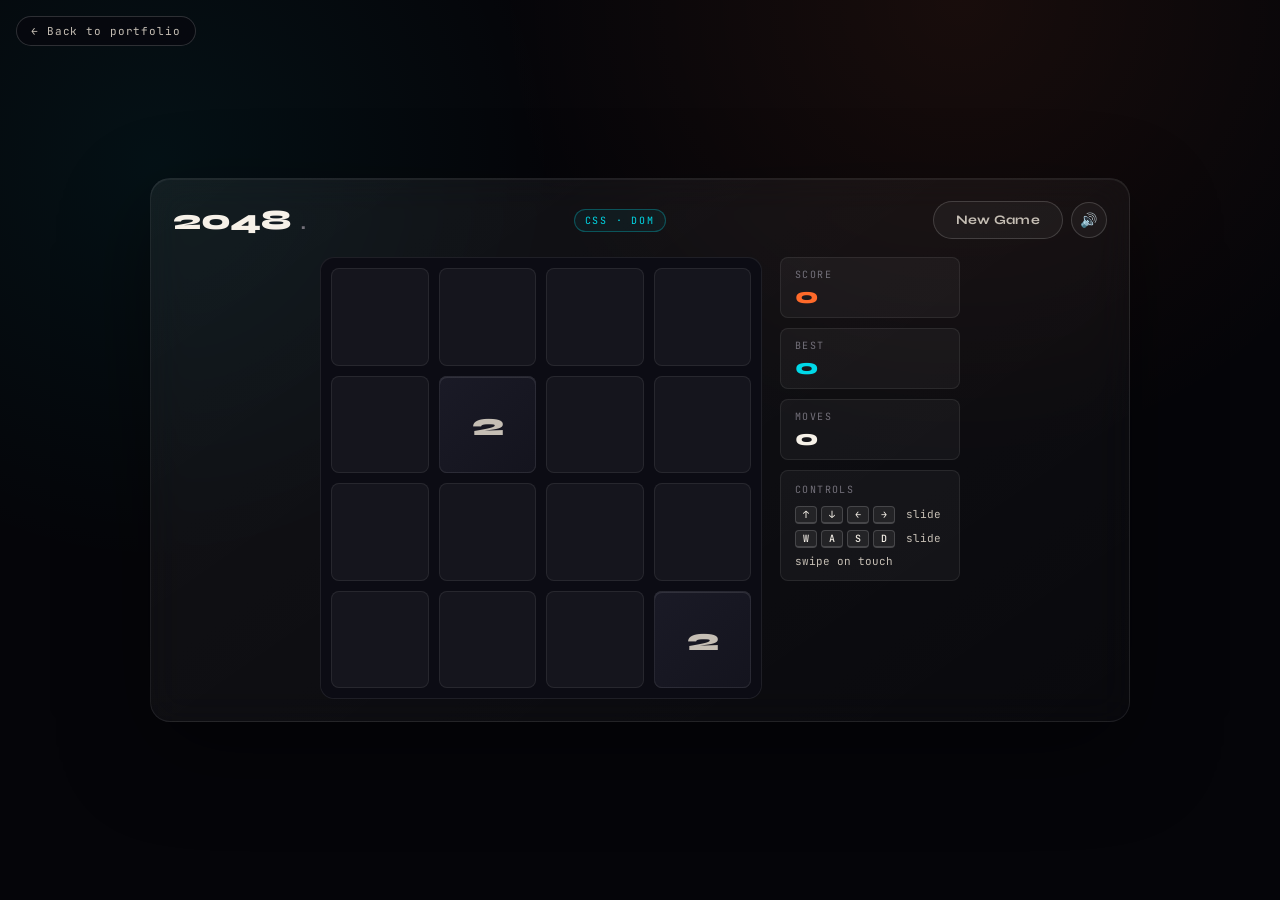
<file: projects/2048/index.html>
<!DOCTYPE html>
<html lang="en">
<head>
<meta charset="UTF-8" />
<meta name="viewport" content="width=device-width, initial-scale=1.0" />
<title>2048 — Dev Arcade</title>
<link rel="stylesheet" href="../_shared/arcade.css" />
<link rel="stylesheet" href="style.css" />
</head>
<body>
  <div class="arcade-app">
    <div class="arcade-header">
      <div class="arcade-title">2048<span class="dim">.</span></div>
      <span class="arcade-kicker">CSS · DOM</span>
      <div class="arcade-actions" id="actions">
        <button class="btn btn-ghost" id="newGame">New Game</button>
      </div>
    </div>

    <div class="arcade-flex">
      <div class="arcade-stage" id="stage">
        <div class="board" id="board">
          <div class="bg-grid" id="bgGrid"></div>
          <div class="tiles"  id="tiles"></div>
        </div>

        <div class="overlay hidden" id="overlay">
          <div class="overlay-card">
            <h2 id="ovTitle">You won!</h2>
            <span class="new-best hidden" id="newBest">New Best</span>
            <div class="overlay-stats">
              <div><span class="lbl">Score</span><span class="val" id="ovScore">0</span></div>
              <div><span class="lbl">Best</span><span class="val" id="ovBest">0</span></div>
              <div><span class="lbl">Moves</span><span class="val" id="ovMoves">0</span></div>
            </div>
            <button class="btn btn-primary" id="continueBtn">Keep playing</button>
            <button class="btn btn-ghost" id="restartBtn">New game</button>
          </div>
        </div>
      </div>

      <aside class="arcade-panel">
        <div class="stat-box"><div class="stat-label">Score</div><div class="stat-value or" id="score">0</div></div>
        <div class="stat-box"><div class="stat-label">Best</div><div class="stat-value cy" id="best">0</div></div>
        <div class="stat-box"><div class="stat-label">Moves</div><div class="stat-value" id="moves">0</div></div>
        <div class="controls-list">
          <div class="controls-list-title">Controls</div>
          <div><span class="kbd">↑</span><span class="kbd">↓</span><span class="kbd">←</span><span class="kbd">→</span> slide</div>
          <div><span class="kbd">W</span><span class="kbd">A</span><span class="kbd">S</span><span class="kbd">D</span> slide</div>
          <div>swipe on touch</div>
        </div>
      </aside>
    </div>
  </div>

  <script src="../_shared/arcade.js"></script>
  <script src="game.js"></script>
</body>
</html>
</file>
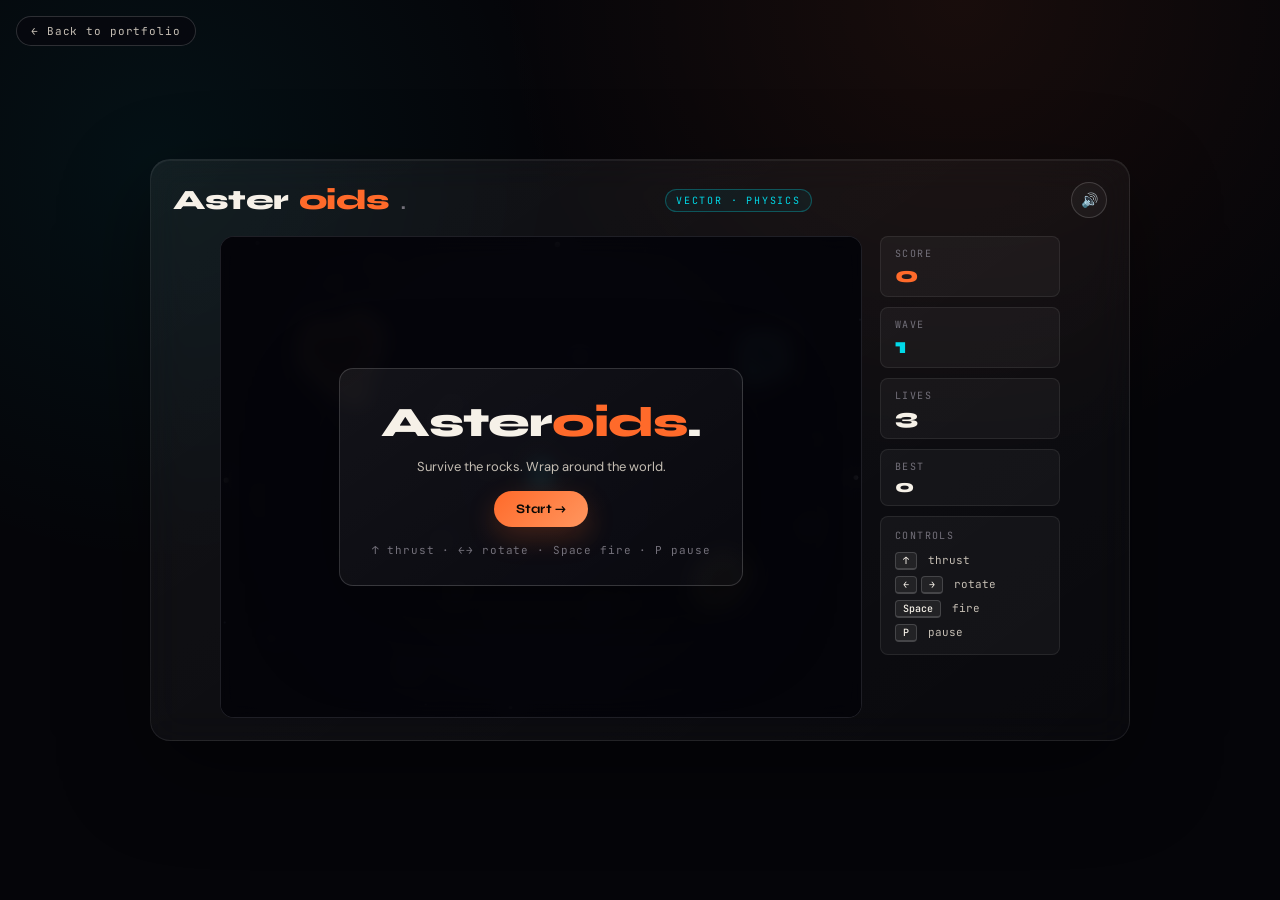
<file: projects/asteroids/index.html>
<!DOCTYPE html>
<html lang="en">
<head>
<meta charset="UTF-8" />
<meta name="viewport" content="width=device-width, initial-scale=1.0" />
<title>Asteroids — Dev Arcade</title>
<link rel="stylesheet" href="../_shared/arcade.css" />
<link rel="stylesheet" href="style.css" />
</head>
<body>
  <div class="arcade-app">
    <div class="arcade-header">
      <div class="arcade-title">Aster<span class="accent">oids</span><span class="dim">.</span></div>
      <span class="arcade-kicker">Vector · Physics</span>
      <div class="arcade-actions" id="actions"></div>
    </div>

    <div class="arcade-flex">
      <div class="arcade-stage" id="stage">
        <canvas id="game" width="640" height="480"></canvas>

        <div class="overlay" id="menu">
          <div class="overlay-card">
            <h1>Aster<span class="accent">oids</span>.</h1>
            <div class="overlay-sub">Survive the rocks. Wrap around the world.</div>
            <button class="btn btn-primary" id="startBtn">Start →</button>
            <div class="overlay-hint">↑ thrust · ←→ rotate · Space fire · P pause</div>
          </div>
        </div>

        <div class="overlay hidden" id="pause">
          <div class="overlay-card">
            <h2>Paused</h2>
            <button class="btn btn-primary" id="resumeBtn">Resume</button>
            <button class="btn btn-ghost" id="quitBtn">Quit to menu</button>
          </div>
        </div>

        <div class="overlay hidden" id="gameover">
          <div class="overlay-card">
            <h2>Game Over</h2>
            <span class="new-best hidden" id="newBest">New Best</span>
            <div class="overlay-stats">
              <div><span class="lbl">Score</span><span class="val" id="goScore">0</span></div>
              <div><span class="lbl">Wave</span><span class="val" id="goWave">1</span></div>
              <div><span class="lbl">Best</span><span class="val" id="goBest">0</span></div>
            </div>
            <button class="btn btn-primary" id="retryBtn">Play again</button>
            <button class="btn btn-ghost" id="menuBtn">Main menu</button>
          </div>
        </div>
      </div>

      <aside class="arcade-panel">
        <div class="stat-box"><div class="stat-label">Score</div><div class="stat-value or" id="score">0</div></div>
        <div class="stat-box"><div class="stat-label">Wave</div><div class="stat-value cy" id="wave">1</div></div>
        <div class="stat-box"><div class="stat-label">Lives</div><div class="stat-value" id="lives">3</div></div>
        <div class="stat-box"><div class="stat-label">Best</div><div class="stat-value" id="best" style="font-size:18px">0</div></div>
        <div class="controls-list">
          <div class="controls-list-title">Controls</div>
          <div><span class="kbd">↑</span> thrust</div>
          <div><span class="kbd">←</span><span class="kbd">→</span> rotate</div>
          <div><span class="kbd">Space</span> fire</div>
          <div><span class="kbd">P</span> pause</div>
        </div>
      </aside>
    </div>
  </div>

  <script src="../_shared/arcade.js"></script>
  <script src="game.js"></script>
</body>
</html>
</file>
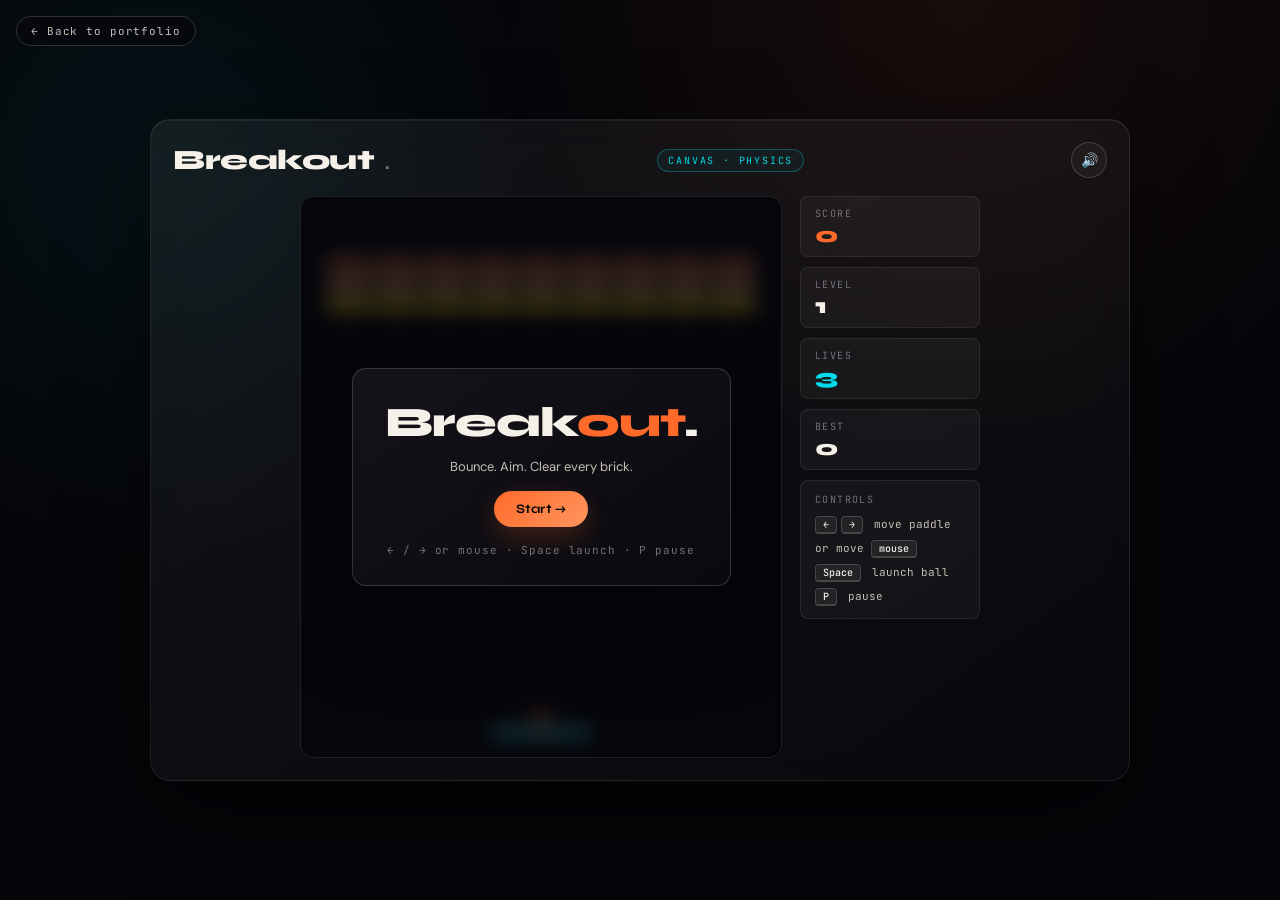
<file: projects/breakout/index.html>
<!DOCTYPE html>
<html lang="en">
<head>
<meta charset="UTF-8" />
<meta name="viewport" content="width=device-width, initial-scale=1.0" />
<title>Breakout — Dev Arcade</title>
<link rel="stylesheet" href="../_shared/arcade.css" />
<link rel="stylesheet" href="style.css" />
</head>
<body>
  <div class="arcade-app">
    <div class="arcade-header">
      <div class="arcade-title">Breakout<span class="dim">.</span></div>
      <span class="arcade-kicker">Canvas · Physics</span>
      <div class="arcade-actions" id="actions"></div>
    </div>

    <div class="arcade-flex">
      <div class="arcade-stage" id="stage">
        <canvas id="game" width="480" height="560"></canvas>

        <div class="overlay" id="menu">
          <div class="overlay-card">
            <h1>Break<span class="accent">out</span>.</h1>
            <div class="overlay-sub">Bounce. Aim. Clear every brick.</div>
            <button class="btn btn-primary" id="startBtn">Start →</button>
            <div class="overlay-hint">← / → or mouse · Space launch · P pause</div>
          </div>
        </div>

        <div class="overlay hidden" id="pause">
          <div class="overlay-card">
            <h2>Paused</h2>
            <button class="btn btn-primary" id="resumeBtn">Resume</button>
            <button class="btn btn-ghost" id="quitBtn">Quit to menu</button>
          </div>
        </div>

        <div class="overlay hidden" id="gameover">
          <div class="overlay-card">
            <h2 id="goTitle">Game Over</h2>
            <span class="new-best hidden" id="newBest">New Best</span>
            <div class="overlay-stats">
              <div><span class="lbl">Score</span><span class="val" id="goScore">0</span></div>
              <div><span class="lbl">Level</span><span class="val" id="goLevel">1</span></div>
              <div><span class="lbl">Best</span><span class="val" id="goBest">0</span></div>
            </div>
            <button class="btn btn-primary" id="retryBtn">Play again</button>
            <button class="btn btn-ghost" id="menuBtn">Main menu</button>
          </div>
        </div>
      </div>

      <aside class="arcade-panel">
        <div class="stat-box"><div class="stat-label">Score</div><div class="stat-value or" id="score">0</div></div>
        <div class="stat-box"><div class="stat-label">Level</div><div class="stat-value" id="level">1</div></div>
        <div class="stat-box"><div class="stat-label">Lives</div><div class="stat-value cy" id="lives">3</div></div>
        <div class="stat-box"><div class="stat-label">Best</div><div class="stat-value" id="best">0</div></div>
        <div class="controls-list">
          <div class="controls-list-title">Controls</div>
          <div><span class="kbd">←</span><span class="kbd">→</span> move paddle</div>
          <div>or move <span class="kbd">mouse</span></div>
          <div><span class="kbd">Space</span> launch ball</div>
          <div><span class="kbd">P</span> pause</div>
        </div>
      </aside>
    </div>
  </div>

  <script src="../_shared/arcade.js"></script>
  <script src="game.js"></script>
</body>
</html>
</file>
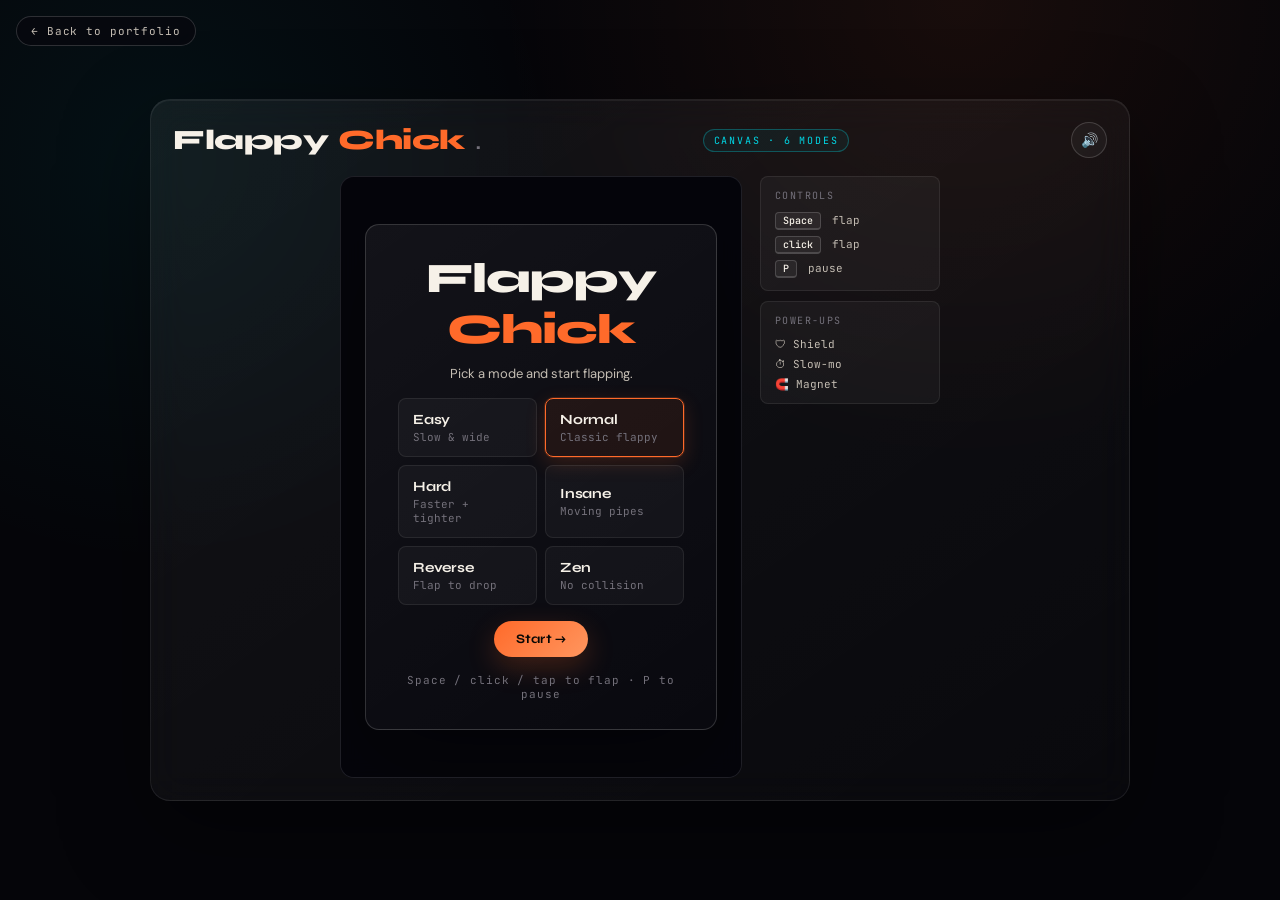
<file: projects/flappy-bird/index.html>
<!DOCTYPE html>
<html lang="en">
<head>
<meta charset="UTF-8" />
<meta name="viewport" content="width=device-width, initial-scale=1.0" />
<title>Flappy Chick — Dev Arcade</title>
<link rel="stylesheet" href="../_shared/arcade.css" />
<link rel="stylesheet" href="style.css" />
</head>
<body>
  <div class="arcade-app">
    <div class="arcade-header">
      <div class="arcade-title">Flappy<span class="accent"> Chick</span><span class="dim">.</span></div>
      <span class="arcade-kicker">Canvas · 6 modes</span>
      <div class="arcade-actions" id="actions">
        <button class="btn-icon" id="soundBtn" title="Toggle sound">🔊</button>
      </div>
    </div>

    <div class="arcade-flex">
      <div class="arcade-stage" id="stage">
        <canvas id="game" width="400" height="600"></canvas>

        <div id="hud" class="hidden">
          <div class="fb-score-display"><span id="score">0</span></div>
          <div class="fb-side-badges">
            <div class="pill" id="levelBadge">Lv 1</div>
            <div class="pill cy" id="modeBadge">Normal</div>
            <div class="pill" id="bestBadge">Best 0</div>
          </div>
          <div id="powerupBar"></div>
        </div>

        <div id="menu" class="overlay">
          <div class="overlay-card">
            <h1>Flappy <span class="accent">Chick</span></h1>
            <div class="overlay-sub">Pick a mode and start flapping.</div>
            <div class="mode-grid">
              <button class="mode-btn" data-mode="easy"><div class="m-title">Easy</div><div class="m-desc">Slow & wide</div></button>
              <button class="mode-btn selected" data-mode="normal"><div class="m-title">Normal</div><div class="m-desc">Classic flappy</div></button>
              <button class="mode-btn" data-mode="hard"><div class="m-title">Hard</div><div class="m-desc">Faster + tighter</div></button>
              <button class="mode-btn" data-mode="insane"><div class="m-title">Insane</div><div class="m-desc">Moving pipes</div></button>
              <button class="mode-btn" data-mode="reverse"><div class="m-title">Reverse</div><div class="m-desc">Flap to drop</div></button>
              <button class="mode-btn" data-mode="zen"><div class="m-title">Zen</div><div class="m-desc">No collision</div></button>
            </div>
            <button id="startBtn" class="btn btn-primary">Start →</button>
            <div class="overlay-hint">Space / click / tap to flap · P to pause</div>
          </div>
        </div>

        <div id="pause" class="overlay hidden">
          <div class="overlay-card">
            <h2>Paused</h2>
            <button id="resumeBtn" class="btn btn-primary">Resume</button>
            <button id="menuFromPauseBtn" class="btn btn-ghost">Quit</button>
          </div>
        </div>

        <div id="gameover" class="overlay hidden">
          <div class="overlay-card">
            <h2 id="goTitle">Game Over</h2>
            <span class="new-best hidden" id="newBest">New Best</span>
            <div class="overlay-stats">
              <div><span class="lbl">Score</span><span class="val" id="goScore">0</span></div>
              <div><span class="lbl">Level</span><span class="val" id="goLevel">1</span></div>
              <div><span class="lbl">Best</span><span class="val" id="goBest">0</span></div>
            </div>
            <button id="retryBtn" class="btn btn-primary">Play again</button>
            <button id="menuBtn" class="btn btn-ghost">Main menu</button>
          </div>
        </div>
      </div>

      <aside class="arcade-panel">
        <div class="controls-list">
          <div class="controls-list-title">Controls</div>
          <div><span class="kbd">Space</span> flap</div>
          <div><span class="kbd">click</span> flap</div>
          <div><span class="kbd">P</span> pause</div>
        </div>
        <div class="controls-list">
          <div class="controls-list-title">Power-ups</div>
          <div>🛡 Shield</div>
          <div>⏱ Slow-mo</div>
          <div>🧲 Magnet</div>
        </div>
      </aside>
    </div>
  </div>

  <script src="../_shared/arcade.js"></script>
  <script>Arcade.attachBackLink();</script>
  <script src="game.js"></script>
</body>
</html>
</file>
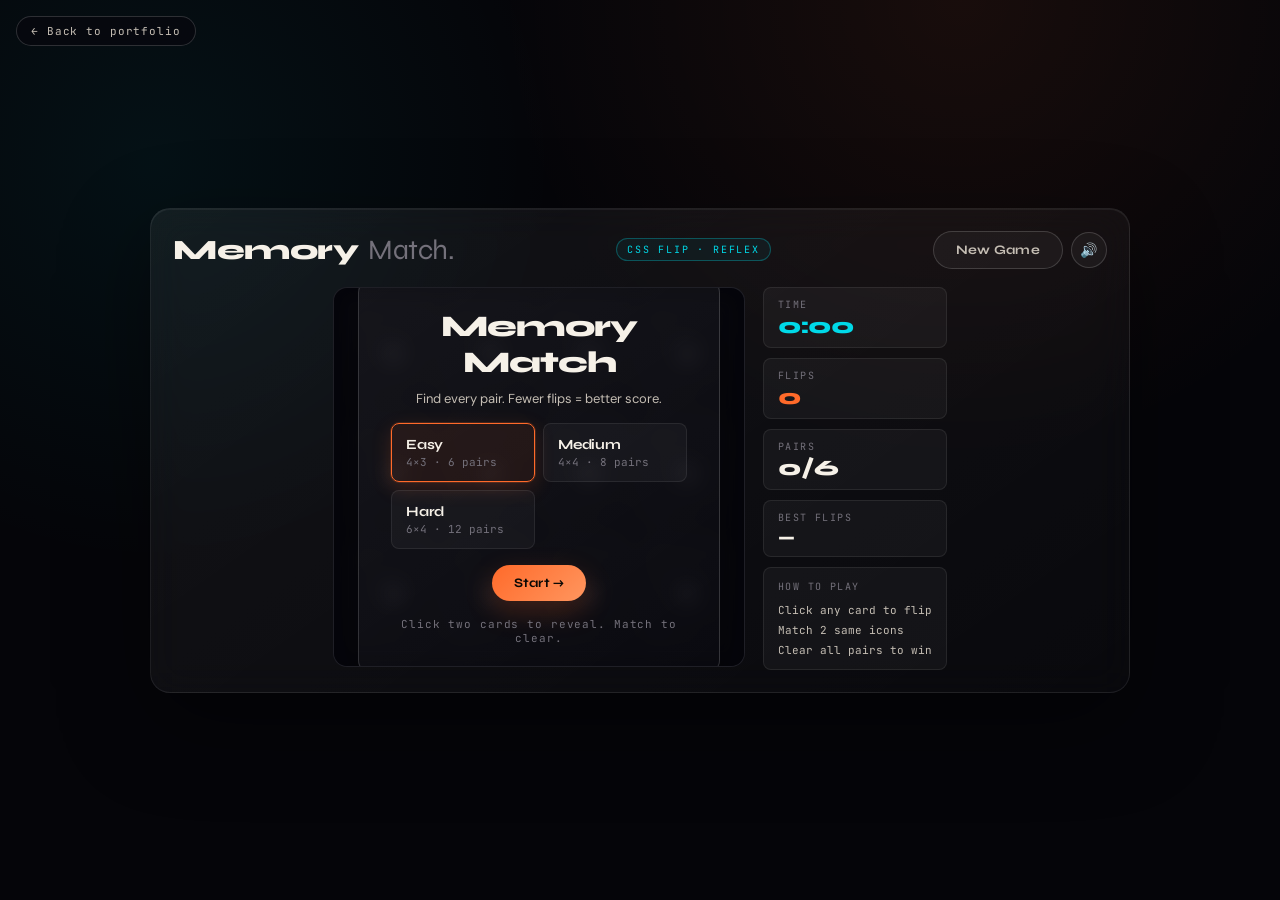
<file: projects/memory-match/index.html>
<!DOCTYPE html>
<html lang="en">
<head>
<meta charset="UTF-8" />
<meta name="viewport" content="width=device-width, initial-scale=1.0" />
<title>Memory Match — Dev Arcade</title>
<link rel="stylesheet" href="../_shared/arcade.css" />
<link rel="stylesheet" href="style.css" />
</head>
<body>
  <div class="arcade-app">
    <div class="arcade-header">
      <div class="arcade-title">Memory<span class="dim"> Match.</span></div>
      <span class="arcade-kicker">CSS Flip · Reflex</span>
      <div class="arcade-actions" id="actions">
        <button class="btn btn-ghost" id="newGameBtn">New Game</button>
      </div>
    </div>

    <div class="arcade-flex">
      <div class="arcade-stage" id="stage">
        <div class="mm-board" id="board"></div>

        <div class="overlay" id="menu">
          <div class="overlay-card">
            <h2>Memory Match</h2>
            <div class="overlay-sub">Find every pair. Fewer flips = better score.</div>
            <div class="mode-grid" id="diffGrid">
              <button class="mode-btn selected" data-d="easy"><div class="m-title">Easy</div><div class="m-desc">4×3 · 6 pairs</div></button>
              <button class="mode-btn" data-d="medium"><div class="m-title">Medium</div><div class="m-desc">4×4 · 8 pairs</div></button>
              <button class="mode-btn" data-d="hard"><div class="m-title">Hard</div><div class="m-desc">6×4 · 12 pairs</div></button>
            </div>
            <button class="btn btn-primary" id="startBtn">Start →</button>
            <div class="overlay-hint">Click two cards to reveal. Match to clear.</div>
          </div>
        </div>

        <div class="overlay hidden" id="result">
          <div class="overlay-card">
            <h2>You did it!</h2>
            <span class="new-best hidden" id="newBest">New Best</span>
            <div class="overlay-stats">
              <div><span class="lbl">Time</span><span class="val" id="rTime">0:00</span></div>
              <div><span class="lbl">Flips</span><span class="val" id="rFlips">0</span></div>
              <div><span class="lbl">Best</span><span class="val" id="rBest">—</span></div>
            </div>
            <button class="btn btn-primary" id="playAgainBtn">Play again</button>
            <button class="btn btn-ghost" id="changeDiffBtn">Change difficulty</button>
          </div>
        </div>
      </div>

      <aside class="arcade-panel">
        <div class="stat-box"><div class="stat-label">Time</div><div class="stat-value cy" id="time">0:00</div></div>
        <div class="stat-box"><div class="stat-label">Flips</div><div class="stat-value or" id="flips">0</div></div>
        <div class="stat-box"><div class="stat-label">Pairs</div><div class="stat-value" id="pairs">0/0</div></div>
        <div class="stat-box"><div class="stat-label">Best Flips</div><div class="stat-value" id="best" style="font-size:18px">—</div></div>
        <div class="controls-list">
          <div class="controls-list-title">How to play</div>
          <div>Click any card to flip</div>
          <div>Match 2 same icons</div>
          <div>Clear all pairs to win</div>
        </div>
      </aside>
    </div>
  </div>

  <script src="../_shared/arcade.js"></script>
  <script src="game.js"></script>
</body>
</html>
</file>
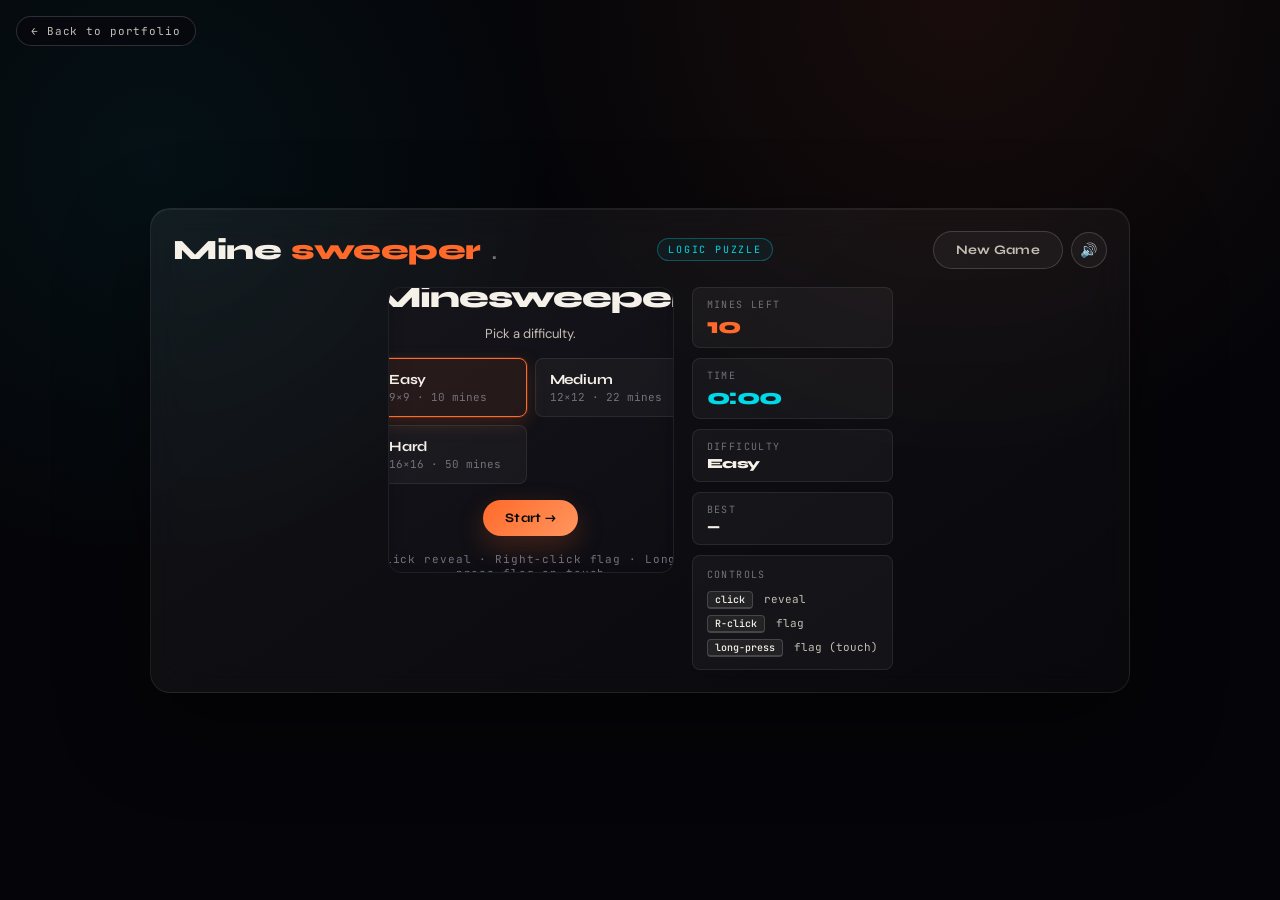
<file: projects/minesweeper/index.html>
<!DOCTYPE html>
<html lang="en">
<head>
<meta charset="UTF-8" />
<meta name="viewport" content="width=device-width, initial-scale=1.0" />
<title>Minesweeper — Dev Arcade</title>
<link rel="stylesheet" href="../_shared/arcade.css" />
<link rel="stylesheet" href="style.css" />
</head>
<body>
  <div class="arcade-app">
    <div class="arcade-header">
      <div class="arcade-title">Mine<span class="accent">sweeper</span><span class="dim">.</span></div>
      <span class="arcade-kicker">Logic Puzzle</span>
      <div class="arcade-actions" id="actions">
        <button class="btn btn-ghost" id="newGameBtn">New Game</button>
      </div>
    </div>

    <div class="arcade-flex">
      <div class="arcade-stage" id="stage">
        <div class="ms-board" id="board"></div>

        <div class="overlay" id="menu">
          <div class="overlay-card">
            <h2>Minesweeper</h2>
            <div class="overlay-sub">Pick a difficulty.</div>
            <div class="mode-grid" id="diffGrid">
              <button class="mode-btn selected" data-d="easy"><div class="m-title">Easy</div><div class="m-desc">9×9 · 10 mines</div></button>
              <button class="mode-btn" data-d="medium"><div class="m-title">Medium</div><div class="m-desc">12×12 · 22 mines</div></button>
              <button class="mode-btn" data-d="hard"><div class="m-title">Hard</div><div class="m-desc">16×16 · 50 mines</div></button>
            </div>
            <button class="btn btn-primary" id="startBtn">Start →</button>
            <div class="overlay-hint">Click reveal · Right-click flag · Long-press flag on touch</div>
          </div>
        </div>

        <div class="overlay hidden" id="result">
          <div class="overlay-card">
            <h2 id="resultTitle">You win!</h2>
            <span class="new-best hidden" id="newBest">New Best Time</span>
            <div class="overlay-stats">
              <div><span class="lbl">Time</span><span class="val" id="rTime">0:00</span></div>
              <div><span class="lbl">Best</span><span class="val" id="rBest">—</span></div>
              <div><span class="lbl">Diff</span><span class="val" id="rDiff" style="font-size:14px">Easy</span></div>
            </div>
            <button class="btn btn-primary" id="playAgainBtn">Play again</button>
            <button class="btn btn-ghost" id="changeDiffBtn">Change difficulty</button>
          </div>
        </div>
      </div>

      <aside class="arcade-panel">
        <div class="stat-box"><div class="stat-label">Mines Left</div><div class="stat-value or" id="minesLeft">10</div></div>
        <div class="stat-box"><div class="stat-label">Time</div><div class="stat-value cy" id="time">0:00</div></div>
        <div class="stat-box"><div class="stat-label">Difficulty</div><div class="stat-value" id="diffBadge" style="font-size:14px">Easy</div></div>
        <div class="stat-box"><div class="stat-label">Best</div><div class="stat-value" id="bestBadge" style="font-size:14px">—</div></div>
        <div class="controls-list">
          <div class="controls-list-title">Controls</div>
          <div><span class="kbd">click</span> reveal</div>
          <div><span class="kbd">R-click</span> flag</div>
          <div><span class="kbd">long-press</span> flag (touch)</div>
        </div>
      </aside>
    </div>
  </div>

  <script src="../_shared/arcade.js"></script>
  <script src="game.js"></script>
</body>
</html>
</file>
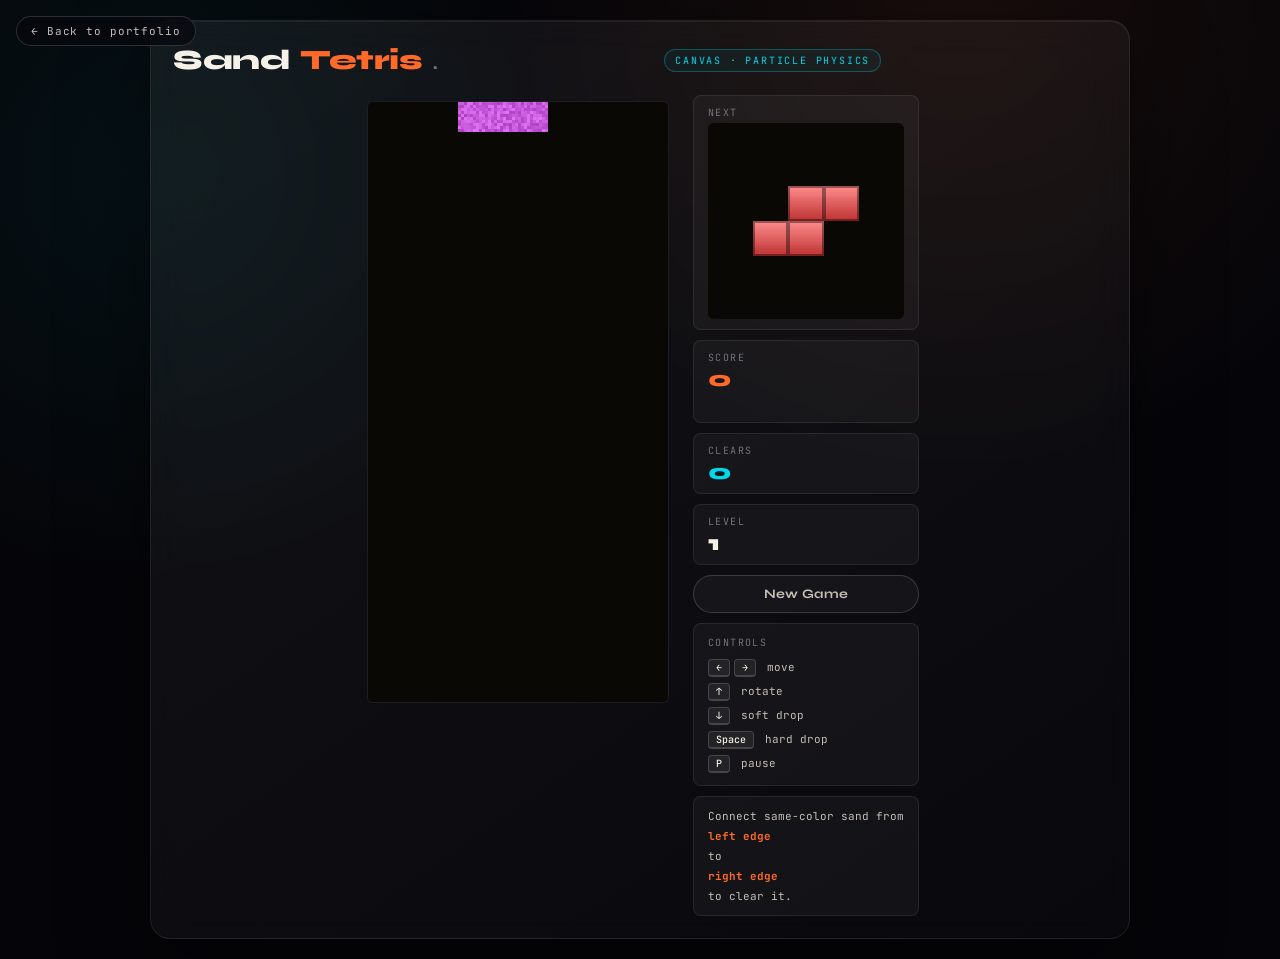
<file: projects/sand-tetris/index.html>
<!DOCTYPE html>
<html lang="en">
<head>
<meta charset="UTF-8" />
<meta name="viewport" content="width=device-width, initial-scale=1.0" />
<title>Sand Tetris — Dev Arcade</title>
<link rel="stylesheet" href="../_shared/arcade.css" />
<link rel="stylesheet" href="style.css" />
</head>
<body>
  <div class="arcade-app">
    <div class="arcade-header">
      <div class="arcade-title">Sand<span class="accent"> Tetris</span><span class="dim">.</span></div>
      <span class="arcade-kicker">Canvas · Particle Physics</span>
      <div class="arcade-actions" id="actions"></div>
    </div>

    <div class="arcade-flex">
      <div class="arcade-stage" id="stage">
        <canvas id="board"></canvas>

        <div id="overlay" class="overlay hidden">
          <div class="overlay-card">
            <h2 id="overlayText">Paused</h2>
          </div>
        </div>

        <div id="gameOver" class="overlay hidden">
          <div class="overlay-card">
            <h2>Game Over</h2>
            <span class="new-best hidden" id="newBest">New Best</span>
            <div class="overlay-stats">
              <div><span class="lbl">Score</span><span class="val" id="goScore">0</span></div>
              <div><span class="lbl">Best</span><span class="val" id="goBest">0</span></div>
              <div><span class="lbl">Clears</span><span class="val" id="goLines">0</span></div>
              <div><span class="lbl">Level</span><span class="val" id="goLevel">1</span></div>
            </div>
            <button id="goRestart" class="btn btn-primary">Play again</button>
          </div>
        </div>
      </div>

      <aside class="arcade-panel">
        <div class="stat-box">
          <div class="stat-label">Next</div>
          <canvas id="next" width="100" height="100" style="width:100%;display:block;background:rgba(0,0,0,0.2);border-radius:6px;image-rendering:pixelated"></canvas>
        </div>
        <div class="stat-box">
          <div class="stat-label">Score</div>
          <div class="stat-value or" id="score">0</div>
          <div id="combo" class="fb-combo hidden">x1</div>
        </div>
        <div class="stat-box"><div class="stat-label">Clears</div><div class="stat-value cy" id="lines">0</div></div>
        <div class="stat-box"><div class="stat-label">Level</div><div class="stat-value" id="level">1</div></div>
        <button id="restart" class="btn btn-ghost">New Game</button>
        <div class="controls-list">
          <div class="controls-list-title">Controls</div>
          <div><span class="kbd">←</span><span class="kbd">→</span> move</div>
          <div><span class="kbd">↑</span> rotate</div>
          <div><span class="kbd">↓</span> soft drop</div>
          <div><span class="kbd">Space</span> hard drop</div>
          <div><span class="kbd">P</span> pause</div>
        </div>
        <div class="controls-list" style="font-size:11px">
          Connect same-color sand from <b style="color:var(--or)">left edge</b> to <b style="color:var(--or)">right edge</b> to clear it.
        </div>
      </aside>
    </div>
  </div>

  <script src="../_shared/arcade.js"></script>
  <script>Arcade.attachBackLink();</script>
  <script src="game.js"></script>
</body>
</html>
</file>
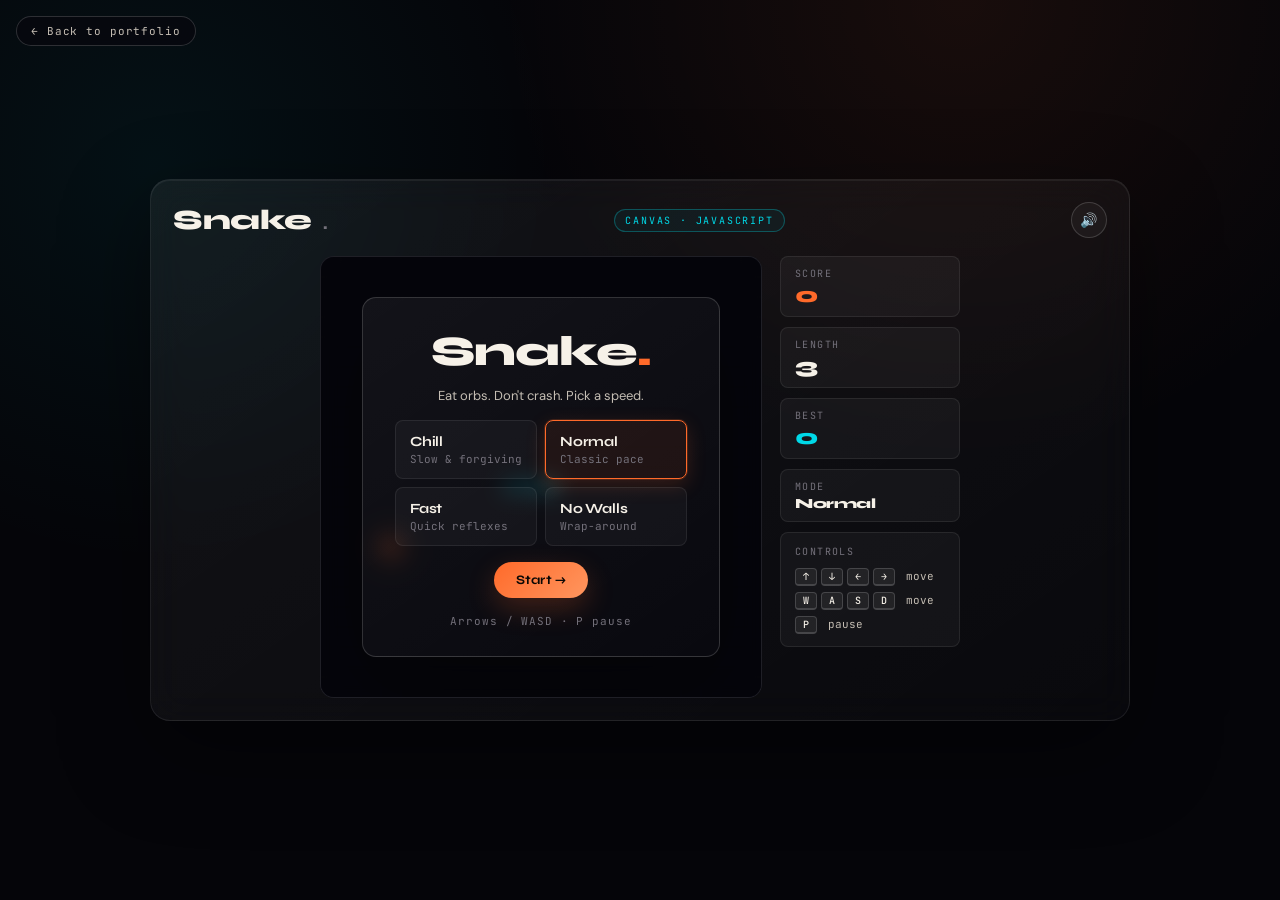
<file: projects/snake/index.html>
<!DOCTYPE html>
<html lang="en">
<head>
<meta charset="UTF-8" />
<meta name="viewport" content="width=device-width, initial-scale=1.0" />
<title>Snake — Dev Arcade</title>
<link rel="stylesheet" href="../_shared/arcade.css" />
<link rel="stylesheet" href="style.css" />
</head>
<body>
  <div class="arcade-app">
    <div class="arcade-header">
      <div class="arcade-title">Snake<span class="dim">.</span></div>
      <span class="arcade-kicker">Canvas · JavaScript</span>
      <div class="arcade-actions" id="actions"></div>
    </div>

    <div class="arcade-flex">
      <div class="arcade-stage" id="stage">
        <canvas id="game" width="440" height="440"></canvas>

        <!-- Menu overlay -->
        <div class="overlay" id="menu">
          <div class="overlay-card">
            <h1>Snake<span class="accent">.</span></h1>
            <div class="overlay-sub">Eat orbs. Don't crash. Pick a speed.</div>
            <div class="mode-grid" id="modeGrid">
              <button class="mode-btn" data-mode="chill"><div class="m-title">Chill</div><div class="m-desc">Slow & forgiving</div></button>
              <button class="mode-btn selected" data-mode="normal"><div class="m-title">Normal</div><div class="m-desc">Classic pace</div></button>
              <button class="mode-btn" data-mode="fast"><div class="m-title">Fast</div><div class="m-desc">Quick reflexes</div></button>
              <button class="mode-btn" data-mode="walls"><div class="m-title">No Walls</div><div class="m-desc">Wrap-around</div></button>
            </div>
            <button class="btn btn-primary" id="startBtn">Start →</button>
            <div class="overlay-hint">Arrows / WASD · P pause</div>
          </div>
        </div>

        <!-- Pause overlay -->
        <div class="overlay hidden" id="pause">
          <div class="overlay-card">
            <h2>Paused</h2>
            <button class="btn btn-primary" id="resumeBtn">Resume</button>
            <button class="btn btn-ghost" id="quitBtn">Quit to menu</button>
          </div>
        </div>

        <!-- Game over overlay -->
        <div class="overlay hidden" id="gameover">
          <div class="overlay-card">
            <h2>Game Over</h2>
            <span class="new-best hidden" id="newBest">New Best</span>
            <div class="overlay-stats">
              <div><span class="lbl">Score</span><span class="val" id="goScore">0</span></div>
              <div><span class="lbl">Length</span><span class="val" id="goLen">3</span></div>
              <div><span class="lbl">Best</span><span class="val" id="goBest">0</span></div>
            </div>
            <button class="btn btn-primary" id="retryBtn">Play again</button>
            <button class="btn btn-ghost" id="menuBtn">Main menu</button>
          </div>
        </div>
      </div>

      <aside class="arcade-panel">
        <div class="stat-box">
          <div class="stat-label">Score</div>
          <div class="stat-value or" id="score">0</div>
        </div>
        <div class="stat-box">
          <div class="stat-label">Length</div>
          <div class="stat-value" id="length">3</div>
        </div>
        <div class="stat-box">
          <div class="stat-label">Best</div>
          <div class="stat-value cy" id="best">0</div>
        </div>
        <div class="stat-box">
          <div class="stat-label">Mode</div>
          <div class="stat-value" id="modeBadge" style="font-size:14px">Normal</div>
        </div>
        <div class="controls-list">
          <div class="controls-list-title">Controls</div>
          <div><span class="kbd">↑</span><span class="kbd">↓</span><span class="kbd">←</span><span class="kbd">→</span> move</div>
          <div><span class="kbd">W</span><span class="kbd">A</span><span class="kbd">S</span><span class="kbd">D</span> move</div>
          <div><span class="kbd">P</span> pause</div>
        </div>
      </aside>
    </div>
  </div>

  <script src="../_shared/arcade.js"></script>
  <script src="game.js"></script>
</body>
</html>
</file>
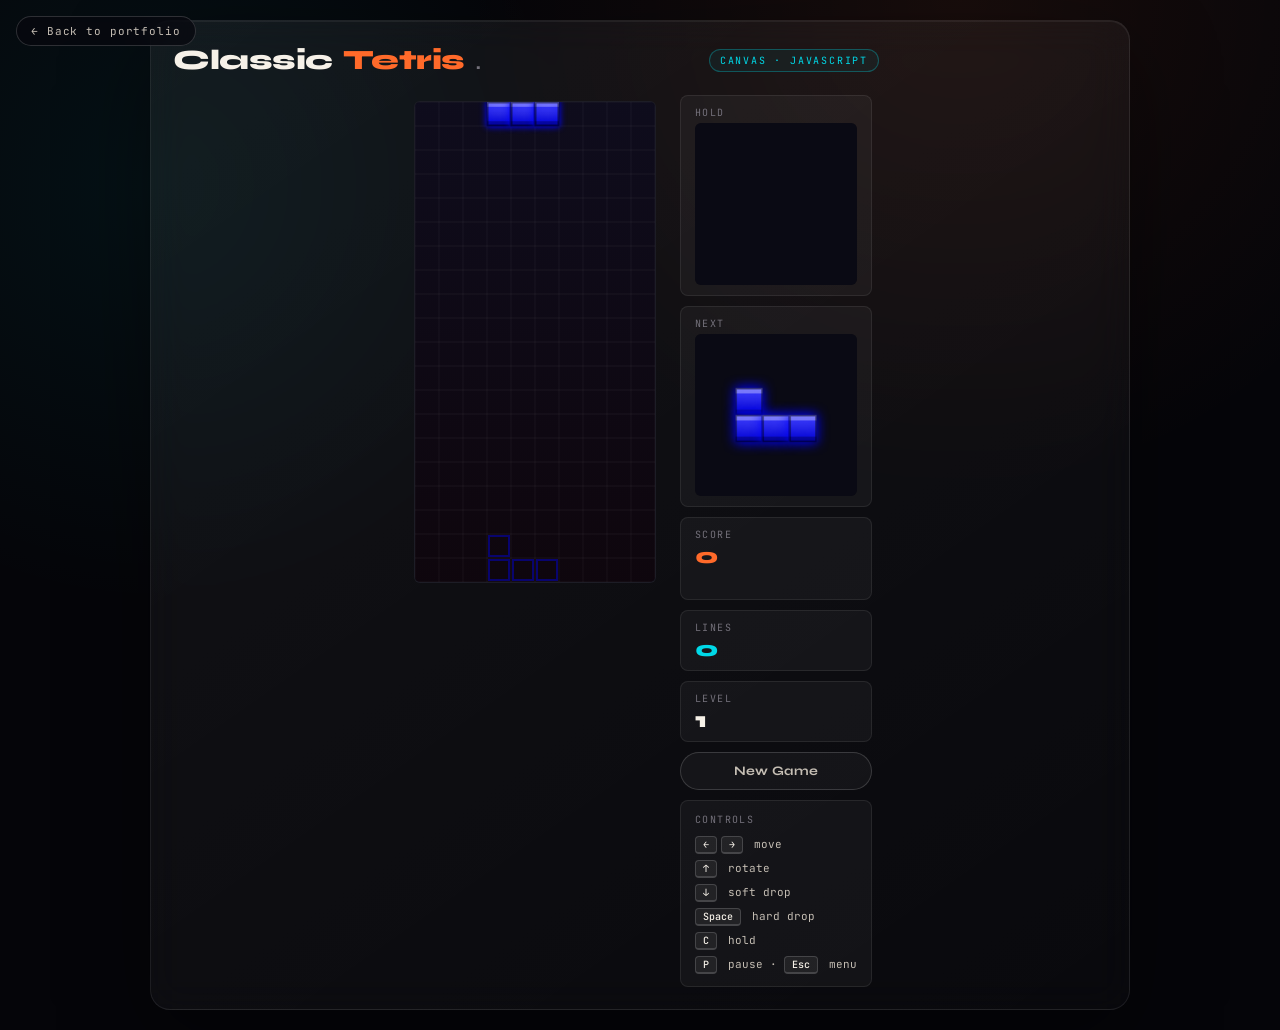
<file: projects/tetris/index.html>
<!DOCTYPE html>
<html lang="en">
<head>
<meta charset="UTF-8" />
<meta name="viewport" content="width=device-width, initial-scale=1.0" />
<title>Tetris — Dev Arcade</title>
<link rel="stylesheet" href="../_shared/arcade.css" />
<link rel="stylesheet" href="style.css" />
</head>
<body>
  <div class="arcade-app wrap">
    <div class="arcade-header">
      <div class="arcade-title">Classic<span class="accent"> Tetris</span><span class="dim">.</span></div>
      <span class="arcade-kicker">Canvas · JavaScript</span>
      <div class="arcade-actions" id="actions"></div>
    </div>

    <div class="arcade-flex">
      <div class="arcade-stage" id="stage">
        <canvas id="board" width="240" height="480"></canvas>

        <div id="overlay" class="overlay hidden">
          <div class="overlay-card">
            <h2 id="overlayText">Paused</h2>
          </div>
        </div>

        <div id="menu" class="overlay hidden">
          <div class="overlay-card">
            <h2>Paused</h2>
            <div class="overlay-stats">
              <div><span class="lbl">Score</span><span class="val" id="menuScore">0</span></div>
              <div><span class="lbl">Lines</span><span class="val" id="menuLines">0</span></div>
              <div><span class="lbl">Level</span><span class="val" id="menuLevel">1</span></div>
            </div>
            <button id="btnResume" class="btn btn-primary">Resume</button>
            <button id="btnSave"   class="btn btn-ghost">Save Score</button>
            <button id="btnNew"    class="btn btn-ghost">New Game</button>
            <div class="hs-title">High Scores</div>
            <ol id="highScores" class="hs-list"></ol>
          </div>
        </div>
      </div>

      <aside class="arcade-panel">
        <div class="stat-box">
          <div class="stat-label">Hold</div>
          <canvas id="hold" width="120" height="120" style="width:100%;display:block;background:rgba(0,0,0,0.2);border-radius:6px"></canvas>
        </div>
        <div class="stat-box">
          <div class="stat-label">Next</div>
          <canvas id="next" width="120" height="120" style="width:100%;display:block;background:rgba(0,0,0,0.2);border-radius:6px"></canvas>
        </div>
        <div class="stat-box">
          <div class="stat-label">Score</div>
          <div class="stat-value or" id="score">0</div>
          <div id="combo" class="fb-combo hidden">x1</div>
        </div>
        <div class="stat-box"><div class="stat-label">Lines</div><div class="stat-value cy" id="lines">0</div></div>
        <div class="stat-box"><div class="stat-label">Level</div><div class="stat-value" id="level">1</div></div>
        <button id="restart" class="btn btn-ghost">New Game</button>
        <div class="controls-list">
          <div class="controls-list-title">Controls</div>
          <div><span class="kbd">←</span><span class="kbd">→</span> move</div>
          <div><span class="kbd">↑</span> rotate</div>
          <div><span class="kbd">↓</span> soft drop</div>
          <div><span class="kbd">Space</span> hard drop</div>
          <div><span class="kbd">C</span> hold</div>
          <div><span class="kbd">P</span> pause · <span class="kbd">Esc</span> menu</div>
        </div>
      </aside>
    </div>
  </div>

  <script src="../_shared/arcade.js"></script>
  <script>Arcade.attachBackLink();</script>
  <script src="game.js"></script>
</body>
</html>
</file>
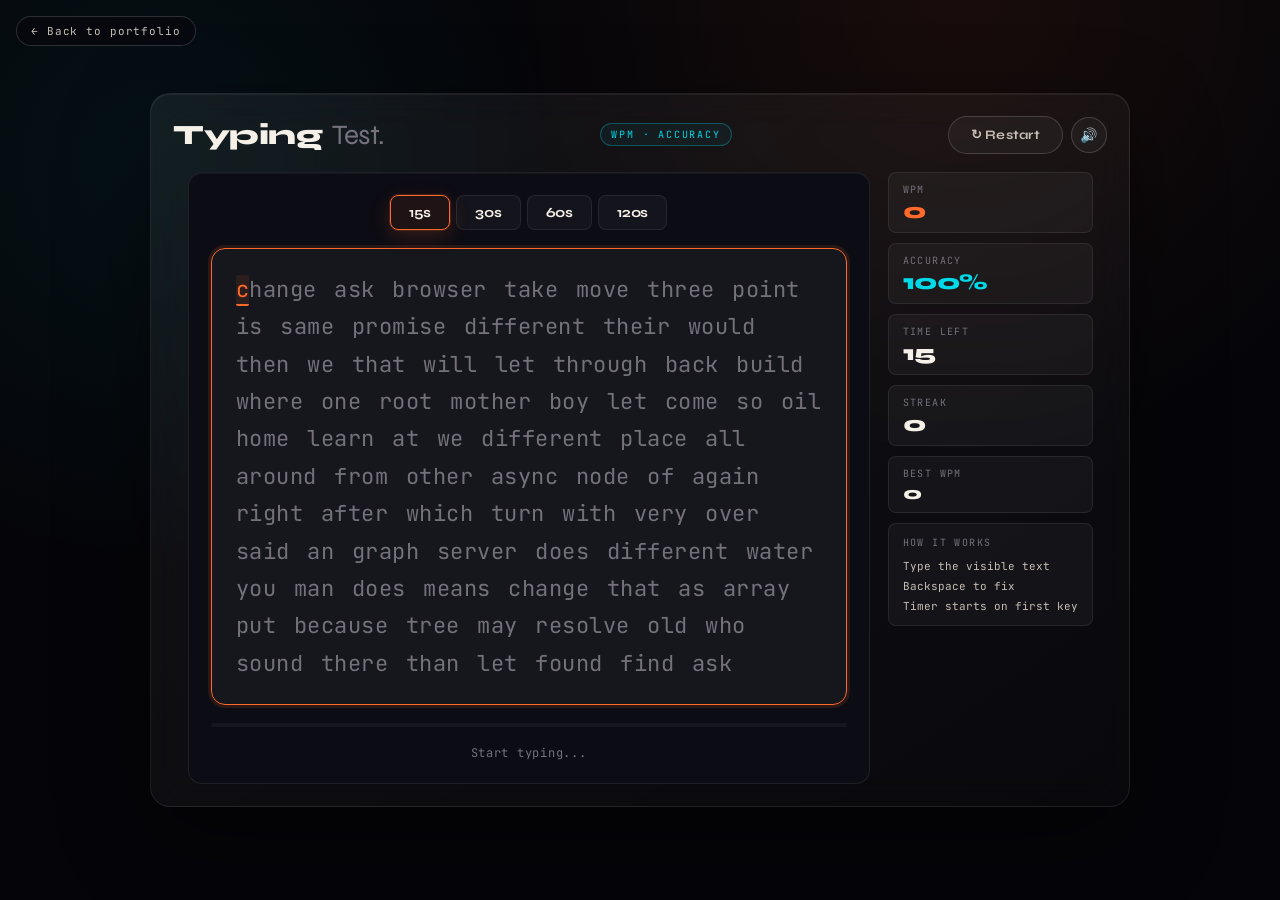
<file: projects/typing-test/index.html>
<!DOCTYPE html>
<html lang="en">
<head>
<meta charset="UTF-8" />
<meta name="viewport" content="width=device-width, initial-scale=1.0" />
<title>Typing Test — Dev Arcade</title>
<link rel="stylesheet" href="../_shared/arcade.css" />
<link rel="stylesheet" href="style.css" />
</head>
<body>
  <div class="arcade-app">
    <div class="arcade-header">
      <div class="arcade-title">Typing<span class="dim"> Test.</span></div>
      <span class="arcade-kicker">WPM · Accuracy</span>
      <div class="arcade-actions" id="actions">
        <button class="btn btn-ghost" id="restartBtn">↻ Restart</button>
      </div>
    </div>

    <div class="arcade-flex">
      <div class="arcade-stage" id="stage">
        <div class="tt-wrap">
          <div class="tt-modes" id="modeGrid">
            <button class="mode-btn selected" data-time="15"><div class="m-title">15s</div></button>
            <button class="mode-btn" data-time="30"><div class="m-title">30s</div></button>
            <button class="mode-btn" data-time="60"><div class="m-title">60s</div></button>
            <button class="mode-btn" data-time="120"><div class="m-title">120s</div></button>
          </div>

          <div class="tt-text" id="textArea" tabindex="0"></div>

          <div class="tt-bar">
            <div class="tt-bar-fill" id="barFill"></div>
          </div>

          <div class="tt-prompt" id="prompt">Click the text and start typing to begin.</div>
        </div>

        <div class="overlay hidden" id="result">
          <div class="overlay-card">
            <h2>Time's up</h2>
            <span class="new-best hidden" id="newBest">New Best WPM</span>
            <div class="overlay-stats">
              <div><span class="lbl">WPM</span><span class="val" id="rWpm">0</span></div>
              <div><span class="lbl">Accuracy</span><span class="val" id="rAcc">0%</span></div>
              <div><span class="lbl">Streak</span><span class="val" id="rStreak">0</span></div>
            </div>
            <button class="btn btn-primary" id="restartBtn2">Try again</button>
          </div>
        </div>
      </div>

      <aside class="arcade-panel">
        <div class="stat-box"><div class="stat-label">WPM</div><div class="stat-value or" id="wpm">0</div></div>
        <div class="stat-box"><div class="stat-label">Accuracy</div><div class="stat-value cy" id="acc">100%</div></div>
        <div class="stat-box"><div class="stat-label">Time Left</div><div class="stat-value" id="time">15</div></div>
        <div class="stat-box"><div class="stat-label">Streak</div><div class="stat-value" id="streak">0</div></div>
        <div class="stat-box"><div class="stat-label">Best WPM</div><div class="stat-value" id="best" style="font-size:18px">0</div></div>
        <div class="controls-list">
          <div class="controls-list-title">How it works</div>
          <div>Type the visible text</div>
          <div>Backspace to fix</div>
          <div>Timer starts on first key</div>
        </div>
      </aside>
    </div>
  </div>

  <script src="../_shared/arcade.js"></script>
  <script src="game.js"></script>
</body>
</html>
</file>
<file: projects/_shared/arcade.css>
/* ═══════════════════════════════════════════════
   DEV ARCADE — UNIFIED DESIGN SYSTEM
   Matches the main portfolio's visual language.
   ═══════════════════════════════════════════════ */

@import url("https://fonts.googleapis.com/css2?family=Syne:wght@600;700;800&family=JetBrains+Mono:wght@400;500&family=DM+Sans:wght@400;500&display=swap");

:root {
  --bg:       #050509;
  --bg2:      #0c0c14;
  --bg3:      #15151f;
  --surface:  rgba(255,255,255,0.04);
  --surface2: rgba(255,255,255,0.07);
  --or:       #FF6A2A;
  --or2:      #FF965F;
  --or-glow:  rgba(255,106,42,0.18);
  --cy:       #00D9E8;
  --cy2:      #9AF5FA;
  --cy-glow:  rgba(0,217,232,0.15);
  --wh:       #F6F1E8;
  --wh2:      #C5BEB4;
  --mu:       #74717B;
  --good:     #2ECC71;
  --bad:      #E8002D;
  --warn:     #FFC906;
  --pu:       #9467BD;
  --border:   rgba(255,255,255,0.08);
  --border2:  rgba(255,255,255,0.16);
  --border3:  rgba(255,255,255,0.26);
  --glass:    linear-gradient(145deg, rgba(255,255,255,.06), rgba(255,255,255,.02));
  --shadow:   0 30px 90px rgba(0,0,0,.42);
  --shadow-soft: 0 18px 55px rgba(0,0,0,.28);
  --radius-lg: 20px;
  --radius-md: 14px;
  --radius-sm: 8px;
  --ease: cubic-bezier(.22,1,.36,1);
}

* { box-sizing: border-box; margin: 0; padding: 0; }

html, body {
  min-height: 100%;
  font-family: 'DM Sans', -apple-system, sans-serif;
  background:
    radial-gradient(circle at 75% 0%, rgba(255,106,42,.08), transparent 35%),
    radial-gradient(circle at 12% 18%, rgba(0,217,232,.06), transparent 30%),
    var(--bg);
  color: var(--wh);
  -webkit-font-smoothing: antialiased;
  user-select: none;
}

body {
  display: flex;
  align-items: center;
  justify-content: center;
  padding: 20px;
  min-height: 100vh;
  overflow-x: hidden;
}

/* ─── App frame (the "cabinet") ─── */
.arcade-app {
  position: relative;
  width: 100%;
  max-width: 980px;
  background: var(--glass);
  border: 1px solid var(--border);
  border-radius: var(--radius-lg);
  padding: 22px;
  box-shadow: inset 0 1px 0 rgba(255,255,255,.06), var(--shadow);
  backdrop-filter: blur(18px);
}

/* ─── Header bar ─── */
.arcade-header {
  display: flex;
  align-items: center;
  justify-content: space-between;
  gap: 14px;
  margin-bottom: 18px;
  flex-wrap: wrap;
}
.arcade-title {
  font-family: 'Syne', sans-serif;
  font-weight: 800;
  font-size: clamp(20px, 3vw, 28px);
  letter-spacing: -0.5px;
  color: var(--wh);
  display: flex;
  align-items: center;
  gap: 10px;
}
.arcade-title .accent { color: var(--or); }
.arcade-title .dim    { color: var(--mu); font-weight: 400; }

.arcade-kicker {
  font-family: 'JetBrains Mono', monospace;
  font-size: 10px;
  letter-spacing: .18em;
  text-transform: uppercase;
  color: var(--cy);
  border: 1px solid rgba(0,217,232,.3);
  padding: 4px 10px;
  border-radius: 999px;
  background: rgba(0,217,232,.05);
}

.arcade-actions {
  display: flex;
  gap: 8px;
  align-items: center;
}

/* ─── Game stage / canvas wrapper ─── */
.arcade-stage {
  position: relative;
  background: var(--bg2);
  border: 1px solid var(--border);
  border-radius: var(--radius-md);
  overflow: hidden;
  box-shadow: inset 0 1px 0 rgba(255,255,255,.04);
}

/* ─── Side panel (HUD) ─── */
.arcade-panel {
  display: flex;
  flex-direction: column;
  gap: 10px;
  min-width: 180px;
}

/* ─── Stat boxes ─── */
.stat-box {
  background: var(--surface);
  border: 1px solid var(--border);
  border-radius: var(--radius-sm);
  padding: 10px 14px;
  transition: border-color .25s, background .25s;
}
.stat-box:hover { border-color: var(--border2); }
.stat-label {
  font-family: 'JetBrains Mono', monospace;
  font-size: 10px;
  letter-spacing: .14em;
  text-transform: uppercase;
  color: var(--mu);
  margin-bottom: 4px;
}
.stat-value {
  font-family: 'Syne', sans-serif;
  font-weight: 800;
  font-size: 22px;
  letter-spacing: -0.5px;
  color: var(--wh);
  line-height: 1;
  transition: transform .15s, color .15s;
}
.stat-value.bump { transform: scale(1.18); color: var(--or); }
.stat-value.cy   { color: var(--cy); }
.stat-value.or   { color: var(--or); }

/* ─── Buttons ─── */
.btn {
  font-family: 'Syne', sans-serif;
  font-weight: 700;
  font-size: 13px;
  letter-spacing: .02em;
  border: none;
  cursor: pointer;
  padding: 10px 22px;
  border-radius: 999px;
  transition: transform .15s var(--ease), box-shadow .2s, background .2s, border-color .2s, color .2s;
  display: inline-flex;
  align-items: center;
  justify-content: center;
  gap: 8px;
  text-decoration: none;
  white-space: nowrap;
}
.btn:active { transform: translateY(1px); }

.btn-primary {
  background: linear-gradient(135deg, var(--or), var(--or2));
  color: #0a0805;
  box-shadow: 0 10px 28px rgba(255,106,42,.22);
}
.btn-primary:hover { box-shadow: 0 14px 36px rgba(255,106,42,.32); transform: translateY(-1px); }

.btn-ghost {
  background: rgba(255,255,255,.04);
  color: var(--wh2);
  border: 1px solid var(--border2);
}
.btn-ghost:hover { color: var(--wh); border-color: var(--border3); background: rgba(255,255,255,.07); }

.btn-icon {
  width: 36px;
  height: 36px;
  padding: 0;
  border-radius: 50%;
  background: rgba(255,255,255,.04);
  color: var(--wh2);
  border: 1px solid var(--border2);
  font-size: 14px;
}
.btn-icon:hover { color: var(--or); border-color: var(--or); background: rgba(255,106,42,.08); }

/* ─── Overlays / Modals ─── */
.overlay {
  position: absolute;
  inset: 0;
  background: rgba(5,5,9,.78);
  backdrop-filter: blur(10px);
  display: flex;
  align-items: center;
  justify-content: center;
  flex-direction: column;
  gap: 18px;
  text-align: center;
  padding: 24px;
  z-index: 10;
  animation: fadeIn .25s var(--ease);
}
.overlay.hidden { display: none; }

.overlay-card {
  background: var(--glass);
  border: 1px solid var(--border2);
  border-radius: var(--radius-md);
  padding: 28px 32px;
  display: flex;
  flex-direction: column;
  gap: 16px;
  align-items: center;
  min-width: min(340px, 100%);
  box-shadow: var(--shadow);
  animation: cardIn .35s var(--ease);
}

.overlay h1, .overlay h2 {
  font-family: 'Syne', sans-serif;
  font-weight: 800;
  letter-spacing: -1px;
  text-wrap: balance;
}
.overlay h1 { font-size: clamp(28px, 5vw, 42px); color: var(--wh); }
.overlay h1 .accent { color: var(--or); }
.overlay h2 { font-size: clamp(22px, 4vw, 30px); color: var(--wh); }

.overlay-sub {
  font-size: 13px;
  color: var(--wh2);
  margin-top: -6px;
  max-width: 320px;
}
.overlay-hint {
  font-family: 'JetBrains Mono', monospace;
  font-size: 11px;
  color: var(--mu);
  letter-spacing: .08em;
}

.overlay-stats {
  display: grid;
  grid-template-columns: repeat(auto-fit, minmax(72px, 1fr));
  gap: 10px 18px;
  width: 100%;
  padding: 14px 0;
  border-top: 1px solid var(--border);
  border-bottom: 1px solid var(--border);
}
.overlay-stats > div {
  display: flex;
  flex-direction: column;
  align-items: center;
  gap: 3px;
}
.overlay-stats .lbl {
  font-family: 'JetBrains Mono', monospace;
  font-size: 9px;
  letter-spacing: .15em;
  color: var(--mu);
  text-transform: uppercase;
}
.overlay-stats .val {
  font-family: 'Syne', sans-serif;
  font-weight: 800;
  font-size: 22px;
  color: var(--or);
}

.new-best {
  font-family: 'JetBrains Mono', monospace;
  font-size: 11px;
  font-weight: 500;
  letter-spacing: .25em;
  padding: 5px 14px;
  border-radius: 999px;
  background: linear-gradient(90deg, var(--or), var(--cy));
  color: #0a0805;
  text-transform: uppercase;
  animation: badgePop .45s var(--ease);
}
.new-best.hidden { display: none; }

/* ─── Pills / Badges ─── */
.pill {
  display: inline-flex;
  align-items: center;
  gap: 6px;
  padding: 4px 11px;
  border-radius: 999px;
  font-family: 'JetBrains Mono', monospace;
  font-size: 10px;
  letter-spacing: .12em;
  text-transform: uppercase;
  border: 1px solid var(--border2);
  background: rgba(255,255,255,.04);
  color: var(--wh2);
}
.pill .dot {
  width: 6px;
  height: 6px;
  border-radius: 50%;
  background: var(--or);
}
.pill.cy { color: var(--cy); border-color: rgba(0,217,232,.3); background: rgba(0,217,232,.06); }
.pill.cy .dot { background: var(--cy); }
.pill.or { color: var(--or); border-color: rgba(255,106,42,.3); background: rgba(255,106,42,.06); }

/* ─── Mode buttons (selection grids) ─── */
.mode-grid {
  display: grid;
  grid-template-columns: repeat(auto-fit, minmax(120px, 1fr));
  gap: 8px;
  width: 100%;
  max-width: 360px;
}
.mode-btn {
  background: rgba(255,255,255,.035);
  border: 1px solid var(--border);
  color: var(--wh);
  padding: 12px 14px;
  border-radius: var(--radius-sm);
  text-align: left;
  cursor: pointer;
  font-family: inherit;
  transition: all .18s var(--ease);
}
.mode-btn:hover {
  border-color: var(--border2);
  background: rgba(255,255,255,.06);
  transform: translateY(-1px);
}
.mode-btn.selected {
  border-color: var(--or);
  background: rgba(255,106,42,.08);
  box-shadow: 0 0 0 1px var(--or-glow), 0 6px 20px rgba(255,106,42,.18);
}
.mode-btn .m-title {
  font-family: 'Syne', sans-serif;
  font-weight: 700;
  font-size: 14px;
  margin-bottom: 2px;
  letter-spacing: -0.2px;
}
.mode-btn .m-desc {
  font-size: 11px;
  color: var(--mu);
  font-family: 'JetBrains Mono', monospace;
}

/* ─── Layout helpers ─── */
.arcade-flex {
  display: flex;
  gap: 18px;
  flex-wrap: wrap;
  justify-content: center;
  align-items: flex-start;
}
.arcade-col {
  display: flex;
  flex-direction: column;
  gap: 12px;
}

/* ─── Controls list ─── */
.controls-list {
  display: flex;
  flex-direction: column;
  gap: 6px;
  padding: 12px 14px;
  background: var(--surface);
  border: 1px solid var(--border);
  border-radius: var(--radius-sm);
  font-family: 'JetBrains Mono', monospace;
  font-size: 11px;
  color: var(--wh2);
}
.controls-list-title {
  font-size: 10px;
  letter-spacing: .14em;
  text-transform: uppercase;
  color: var(--mu);
  margin-bottom: 4px;
}
.controls-list .kbd {
  display: inline-block;
  padding: 1px 7px;
  border-radius: 4px;
  background: rgba(255,255,255,.06);
  border: 1px solid var(--border2);
  border-bottom-width: 2px;
  color: var(--wh);
  font-size: 10px;
  font-weight: 500;
  margin-right: 4px;
  min-width: 18px;
  text-align: center;
}

/* ─── Nav links (back to portfolio) ─── */
.arcade-back {
  position: fixed;
  top: 16px;
  left: 16px;
  z-index: 100;
  display: inline-flex;
  align-items: center;
  gap: 6px;
  padding: 7px 14px;
  border-radius: 999px;
  border: 1px solid var(--border2);
  background: rgba(8,8,14,.72);
  backdrop-filter: blur(14px);
  font-family: 'JetBrains Mono', monospace;
  font-size: 11px;
  letter-spacing: .08em;
  color: var(--wh2);
  text-decoration: none;
  transition: all .2s;
}
.arcade-back:hover { color: var(--or); border-color: var(--or); }

/* ─── Common animations ─── */
@keyframes fadeIn  { from { opacity: 0; } to { opacity: 1; } }
@keyframes cardIn  { from { opacity: 0; transform: scale(.94) translateY(10px); } to { opacity: 1; transform: scale(1) translateY(0); } }
@keyframes badgePop {
  0% { transform: scale(.4); }
  60% { transform: scale(1.18); }
  100% { transform: scale(1); }
}
@keyframes pulse {
  0%, 100% { opacity: 1; }
  50% { opacity: .55; }
}
@keyframes blink {
  0%, 100% { opacity: 1; }
  50% { opacity: .3; }
}

/* ─── Scrollbars ─── */
::-webkit-scrollbar { width: 6px; height: 6px; }
::-webkit-scrollbar-track { background: transparent; }
::-webkit-scrollbar-thumb { background: var(--border2); border-radius: 3px; }
::-webkit-scrollbar-thumb:hover { background: var(--border3); }

/* ─── Floating toast/notice ─── */
.toast {
  position: absolute;
  top: 16px;
  left: 50%;
  transform: translateX(-50%);
  background: rgba(8,8,14,.86);
  border: 1px solid var(--border2);
  padding: 8px 16px;
  border-radius: 999px;
  font-family: 'JetBrains Mono', monospace;
  font-size: 11px;
  letter-spacing: .08em;
  color: var(--wh);
  z-index: 30;
  pointer-events: none;
  animation: toastIn .4s var(--ease), fadeOut .4s 1.4s forwards;
}
@keyframes toastIn { from { opacity: 0; transform: translateX(-50%) translateY(-8px); } to { opacity: 1; transform: translateX(-50%) translateY(0); } }
@keyframes fadeOut { to { opacity: 0; transform: translateX(-50%) translateY(-4px); } }

/* ─── Responsive ─── */
@media (max-width: 640px) {
  body { padding: 12px; }
  .arcade-app { padding: 14px; }
  .arcade-flex { flex-direction: column; align-items: stretch; }
  .arcade-panel { min-width: 0; }
}
</file>
<file: projects/2048/style.css>
/* 2048 — game-specific styles */

.board {
  position: relative;
  width: 440px;
  height: 440px;
  max-width: 100%;
  padding: 10px;
  background: var(--bg2);
  border-radius: var(--radius-md);
  --gap: 10px;
  --cell: calc((100% - var(--gap) * 5) / 4);
  touch-action: none;
}

.bg-grid {
  position: absolute;
  inset: 10px;
  display: grid;
  grid-template-columns: repeat(4, 1fr);
  grid-template-rows: repeat(4, 1fr);
  gap: var(--gap);
}
.bg-grid > div {
  background: rgba(255,255,255,0.04);
  border: 1px solid var(--border);
  border-radius: 8px;
}

.tiles {
  position: absolute;
  inset: 10px;
  pointer-events: none;
}

.tile {
  position: absolute;
  width: calc((100% - var(--gap) * 3) / 4);
  height: calc((100% - var(--gap) * 3) / 4);
  border-radius: 8px;
  display: flex;
  align-items: center;
  justify-content: center;
  font-family: 'Syne', sans-serif;
  font-weight: 800;
  font-size: 32px;
  letter-spacing: -1px;
  color: var(--wh);
  transition: left 0.14s var(--ease), top 0.14s var(--ease);
  border: 1px solid rgba(255,255,255,0.08);
  box-shadow: inset 0 1px 0 rgba(255,255,255,0.1);
}
.tile.appear   { animation: tileAppear .18s var(--ease); }
.tile.merged   { animation: tileMerge  .22s var(--ease); }

@keyframes tileAppear { from { transform: scale(0); } to { transform: scale(1); } }
@keyframes tileMerge  { 0% { transform: scale(1); } 50% { transform: scale(1.18); } 100% { transform: scale(1); } }

/* Tile color palette — uses portfolio accent colors with progressive intensity */
.tile[data-v="2"]    { background: linear-gradient(135deg, #1a1a26, #14141e); color: var(--wh2); font-size: 32px; }
.tile[data-v="4"]    { background: linear-gradient(135deg, #232336, #1a1a28); color: var(--wh); font-size: 32px; }
.tile[data-v="8"]    { background: linear-gradient(135deg, #00D9E8, #009ca8); color: #06121a; font-size: 32px; }
.tile[data-v="16"]   { background: linear-gradient(135deg, #00B8C5, #007a85); color: #06121a; font-size: 30px; }
.tile[data-v="32"]   { background: linear-gradient(135deg, #FFC906, #d99a00); color: #1a1100; font-size: 30px; }
.tile[data-v="64"]   { background: linear-gradient(135deg, #FF965F, #c97246); color: #1a0805; font-size: 30px; }
.tile[data-v="128"]  { background: linear-gradient(135deg, #FF6A2A, #d94d12); color: #fff; font-size: 26px; box-shadow: 0 0 22px rgba(255,106,42,0.35), inset 0 1px 0 rgba(255,255,255,0.18); }
.tile[data-v="256"]  { background: linear-gradient(135deg, #FF4D00, #b83400); color: #fff; font-size: 26px; box-shadow: 0 0 26px rgba(255,77,0,0.4), inset 0 1px 0 rgba(255,255,255,0.2); }
.tile[data-v="512"]  { background: linear-gradient(135deg, #E8002D, #99001e); color: #fff; font-size: 26px; box-shadow: 0 0 28px rgba(232,0,45,0.4), inset 0 1px 0 rgba(255,255,255,0.2); }
.tile[data-v="1024"] { background: linear-gradient(135deg, #9467BD, #5e3e7e); color: #fff; font-size: 22px; box-shadow: 0 0 32px rgba(148,103,189,0.5), inset 0 1px 0 rgba(255,255,255,0.2); }
.tile[data-v="2048"] { background: linear-gradient(135deg, #FF6A2A, #00D9E8); color: #fff; font-size: 22px; box-shadow: 0 0 38px rgba(255,106,42,0.6), inset 0 1px 0 rgba(255,255,255,0.25); animation: rainbowGlow 2s ease-in-out infinite; }
.tile[data-v="4096"], .tile[data-v="8192"] {
  background: linear-gradient(135deg, #00D9E8, #9467BD, #FF6A2A);
  background-size: 200% 200%;
  color: #fff; font-size: 20px;
  animation: rainbowGlow 2s ease-in-out infinite;
}

@keyframes rainbowGlow {
  0%, 100% { background-position: 0% 50%; box-shadow: 0 0 38px rgba(255,106,42,0.5), inset 0 1px 0 rgba(255,255,255,0.25); }
  50%      { background-position: 100% 50%; box-shadow: 0 0 50px rgba(0,217,232,0.6), inset 0 1px 0 rgba(255,255,255,0.25); }
}

@media (max-width: 640px) {
  .board { width: 100%; aspect-ratio: 1 / 1; height: auto; }
  .tile { font-size: 26px !important; }
}
</file>
<file: projects/asteroids/style.css>
#game {
  display: block;
  width: 640px;
  height: 480px;
  max-width: 100%;
  background: var(--bg2);
}
.arcade-stage { width: max-content; max-width: 100%; }

@media (max-width: 760px) {
  #game { width: 100%; height: auto; aspect-ratio: 4 / 3; }
  .arcade-stage { width: 100%; }
}
</file>
<file: projects/breakout/style.css>
#game {
  display: block;
  width: 480px;
  height: 560px;
  max-width: 100%;
  background: var(--bg2);
  cursor: none;
}
.arcade-stage { width: max-content; max-width: 100%; }

@media (max-width: 640px) {
  #game { width: 100%; height: auto; aspect-ratio: 480 / 560; }
  .arcade-stage { width: 100%; }
}
</file>
<file: projects/flappy-bird/style.css>
/* Flappy Chick — game-specific styles (unified design) */

#game {
  display: block;
  width: 400px;
  height: 600px;
  max-width: 100%;
  background: #0c0c14; /* sky is drawn on canvas */
}
.arcade-stage { width: max-content; max-width: 100%; }

/* HUD */
#hud {
  position: absolute;
  inset: 0;
  pointer-events: none;
  padding: 16px;
  z-index: 5;
}
#hud.hidden { display: none; }

.fb-score-display {
  text-align: center;
  margin-top: 6px;
}
.fb-score-display #score {
  font-family: 'Syne', sans-serif;
  font-weight: 800;
  font-size: 56px;
  color: var(--wh);
  letter-spacing: -2px;
  text-shadow: 0 4px 18px rgba(0,0,0,0.5), 0 0 24px rgba(255,106,42,0.25);
}

.fb-side-badges {
  position: absolute;
  top: 18px;
  right: 18px;
  display: flex;
  flex-direction: column;
  gap: 6px;
  align-items: flex-end;
}

#powerupBar {
  position: absolute;
  bottom: 110px;
  left: 0;
  right: 0;
  display: flex;
  justify-content: center;
  gap: 8px;
}
.pu-pill {
  background: rgba(8,8,14,0.78);
  border: 1px solid var(--border2);
  color: var(--wh);
  padding: 5px 12px;
  border-radius: 999px;
  font-family: 'JetBrains Mono', monospace;
  font-size: 11px;
  font-weight: 500;
  letter-spacing: 0.06em;
  display: flex;
  align-items: center;
  gap: 6px;
  animation: pulse 1.2s infinite;
}
.pu-pill.shield { border-color: rgba(0,217,232,0.5); box-shadow: 0 0 18px rgba(0,217,232,0.3); }
.pu-pill.slowmo { border-color: rgba(148,103,189,0.5); box-shadow: 0 0 18px rgba(148,103,189,0.3); }
.pu-pill.magnet { border-color: rgba(255,106,42,0.5); box-shadow: 0 0 18px rgba(255,106,42,0.3); }

@media (max-width: 640px) {
  #game { width: 100%; height: auto; aspect-ratio: 400 / 600; }
  .arcade-stage { width: 100%; }
}
</file>
<file: projects/memory-match/style.css>
/* Memory Match — game-specific */

.mm-board {
  display: grid;
  gap: 10px;
  padding: 14px;
  background: var(--bg2);
  border-radius: var(--radius-md);
  perspective: 1200px;
  user-select: none;
}

.card {
  width: 88px;
  height: 110px;
  position: relative;
  cursor: pointer;
  transform-style: preserve-3d;
  transition: transform 0.45s var(--ease);
}
.card.flipped { transform: rotateY(180deg); }
.card.matched { animation: matchPop 0.5s var(--ease); }
.card.matched .card-face.back { box-shadow: 0 0 20px rgba(255,106,42,0.4), inset 0 1px 0 rgba(255,255,255,0.18); border-color: rgba(255,106,42,0.5); }

.card-face {
  position: absolute;
  inset: 0;
  border-radius: var(--radius-sm);
  backface-visibility: hidden;
  display: flex;
  align-items: center;
  justify-content: center;
  border: 1px solid var(--border2);
  box-shadow: inset 0 1px 0 rgba(255,255,255,0.06);
}
.card-face.front {
  background: linear-gradient(145deg, rgba(255,255,255,0.06), rgba(255,255,255,0.02));
  font-family: 'Syne', sans-serif;
  font-weight: 800;
  font-size: 26px;
  color: var(--mu);
}
.card-face.front::after {
  content: "?";
}
.card-face.back {
  background: linear-gradient(145deg, rgba(255,106,42,0.15), rgba(0,217,232,0.08));
  font-size: 38px;
  transform: rotateY(180deg);
}

@keyframes matchPop {
  0%   { transform: rotateY(180deg) scale(1); }
  50%  { transform: rotateY(180deg) scale(1.12); }
  100% { transform: rotateY(180deg) scale(1); }
}

@media (max-width: 640px) {
  .card { width: 64px; height: 84px; }
  .card-face.back { font-size: 28px; }
}
</file>
<file: projects/minesweeper/style.css>
/* Minesweeper — game-specific */

.ms-board {
  display: grid;
  gap: 2px;
  padding: 8px;
  background: var(--bg2);
  border-radius: var(--radius-md);
  user-select: none;
  touch-action: manipulation;
}

.cell {
  width: 28px;
  height: 28px;
  background: rgba(255,255,255,0.06);
  border: 1px solid var(--border);
  border-radius: 4px;
  display: flex;
  align-items: center;
  justify-content: center;
  font-family: 'JetBrains Mono', monospace;
  font-weight: 700;
  font-size: 14px;
  cursor: pointer;
  transition: background 0.12s, transform 0.08s;
}
.cell:hover:not(.revealed):not(.flag) { background: rgba(255,255,255,0.10); }
.cell:active { transform: scale(0.95); }

.cell.revealed {
  background: rgba(255,255,255,0.02);
  border-color: rgba(255,255,255,0.04);
  cursor: default;
}
.cell.flag {
  background: rgba(255,106,42,0.15);
  border-color: rgba(255,106,42,0.4);
  color: var(--or);
  font-size: 13px;
}
.cell.mine {
  background: rgba(232,0,45,0.25);
  border-color: rgba(232,0,45,0.6);
  color: #fff;
  animation: mineBoom 0.4s var(--ease);
}
.cell.mine.exploded {
  background: var(--bad);
  animation: mineExplode 0.5s var(--ease);
}
.cell.wrong-flag::after {
  content: "✕";
  position: absolute;
  color: var(--bad);
  font-size: 18px;
  font-weight: 800;
}
.cell { position: relative; }

/* Number colors by adjacent count */
.cell[data-n="1"] { color: #4FC3F7; }
.cell[data-n="2"] { color: #66BB6A; }
.cell[data-n="3"] { color: #FF6A2A; }
.cell[data-n="4"] { color: #9467BD; }
.cell[data-n="5"] { color: #E8002D; }
.cell[data-n="6"] { color: #00D9E8; }
.cell[data-n="7"] { color: #FFC906; }
.cell[data-n="8"] { color: #fff; }

.cell.reveal-anim {
  animation: cellReveal 0.18s var(--ease);
}

@keyframes cellReveal { from { transform: scale(0.6); opacity: 0; } to { transform: scale(1); opacity: 1; } }
@keyframes mineBoom   { 0% { transform: scale(0.4); } 60% { transform: scale(1.2); } 100% { transform: scale(1); } }
@keyframes mineExplode {
  0%   { transform: scale(0.5); }
  40%  { transform: scale(1.3); box-shadow: 0 0 24px var(--bad); }
  100% { transform: scale(1); }
}

@media (max-width: 640px) {
  .cell { width: 24px; height: 24px; font-size: 12px; }
}
</file>
<file: projects/sand-tetris/style.css>
/* Sand Tetris — game-specific (unified) */

#board {
  background: #0a0a12;
  border: 1px solid var(--border);
  border-radius: 6px;
  display: block;
  image-rendering: pixelated;
  image-rendering: crisp-edges;
}
.arcade-stage { width: max-content; max-width: 100%; padding: 6px; background: transparent; border: none; box-shadow: none; }

/* Combo badge inside score box */
.fb-combo {
  margin-top: 6px;
  font-family: 'JetBrains Mono', monospace;
  font-size: 12px;
  font-weight: 500;
  letter-spacing: 0.06em;
  background: linear-gradient(90deg, var(--or), var(--cy));
  -webkit-background-clip: text;
  background-clip: text;
  color: transparent;
  transform-origin: left center;
  transition: opacity 0.25s;
}
.fb-combo.hidden { opacity: 0; visibility: hidden; }
.fb-combo.pulse { animation: comboPop 0.4s var(--ease); }

@keyframes comboPop {
  0%   { transform: scale(0.6); }
  60%  { transform: scale(1.3); }
  100% { transform: scale(1); }
}

@media (max-width: 640px) {
  .arcade-flex { gap: 12px; }
}
</file>
<file: projects/snake/style.css>
/* Snake — game-specific styles */

#game {
  display: block;
  width: 440px;
  height: 440px;
  max-width: 100%;
  background: var(--bg2);
  image-rendering: pixelated;
}

.arcade-stage {
  width: max-content;
  max-width: 100%;
}

@media (max-width: 640px) {
  #game { width: 100%; height: auto; aspect-ratio: 1 / 1; }
  .arcade-stage { width: 100%; }
}
</file>
<file: projects/tetris/style.css>
/* Tetris — game-specific (unified) */

#board {
  background: #0a0a14;
  border: 1px solid var(--border);
  border-radius: 6px;
  display: block;
}
.arcade-stage { width: max-content; max-width: 100%; padding: 6px; background: transparent; border: none; box-shadow: none; }

/* Hold canvas dim when used */
#hold.used { opacity: 0.4; filter: grayscale(0.8); }

/* Combo badge inside score box */
.fb-combo {
  margin-top: 6px;
  font-family: 'JetBrains Mono', monospace;
  font-size: 12px;
  font-weight: 500;
  letter-spacing: 0.06em;
  background: linear-gradient(90deg, var(--or), var(--cy));
  -webkit-background-clip: text;
  background-clip: text;
  color: transparent;
  transform-origin: left center;
  transition: opacity 0.25s;
}
.fb-combo.hidden { opacity: 0; visibility: hidden; }
.fb-combo.pulse { animation: comboPop 0.4s var(--ease); }
@keyframes comboPop {
  0%   { transform: scale(0.6); }
  60%  { transform: scale(1.3); }
  100% { transform: scale(1); }
}

/* Brief flash on big clears */
.wrap.flash {
  animation: wrapFlash 0.5s var(--ease);
}
@keyframes wrapFlash {
  0%   { box-shadow: inset 0 1px 0 rgba(255,255,255,.06), var(--shadow); }
  40%  { box-shadow: 0 0 0 2px var(--or), 0 0 60px var(--or-glow), var(--shadow); }
  100% { box-shadow: inset 0 1px 0 rgba(255,255,255,.06), var(--shadow); }
}

/* High scores list inside menu overlay */
.hs-title {
  font-family: 'JetBrains Mono', monospace;
  font-size: 10px;
  letter-spacing: 0.16em;
  text-transform: uppercase;
  color: var(--mu);
  margin-top: 4px;
  align-self: flex-start;
}
.hs-list {
  list-style: none;
  margin: 0;
  padding: 0;
  width: 100%;
  display: flex;
  flex-direction: column;
  gap: 4px;
  max-height: 140px;
  overflow-y: auto;
}
.hs-list li {
  display: flex;
  justify-content: space-between;
  align-items: center;
  font-family: 'JetBrains Mono', monospace;
  font-size: 11px;
  color: var(--wh2);
  padding: 5px 10px;
  border: 1px solid var(--border);
  border-radius: 6px;
  background: rgba(255,255,255,0.03);
}
.hs-list li b { color: var(--or); font-weight: 700; }
.hs-list li.empty { justify-content: center; color: var(--mu); font-style: italic; }

@media (max-width: 640px) {
  .arcade-flex { gap: 12px; }
  #board { width: 240px; height: 480px; }
}
</file>
<file: projects/typing-test/style.css>
/* Typing Test — game-specific */

.tt-wrap {
  width: min(680px, 92vw);
  padding: 22px;
  display: flex;
  flex-direction: column;
  gap: 18px;
}

.tt-modes {
  display: flex;
  gap: 6px;
  justify-content: center;
}
.tt-modes .mode-btn {
  padding: 8px 18px;
  text-align: center;
  flex: 0 0 auto;
}
.tt-modes .m-title { margin: 0; }

.tt-text {
  font-family: 'JetBrains Mono', monospace;
  font-size: 22px;
  line-height: 1.7;
  color: var(--mu);
  background: var(--surface);
  border: 1px solid var(--border);
  border-radius: var(--radius-md);
  padding: 22px 24px;
  outline: none;
  cursor: text;
  min-height: 180px;
  letter-spacing: 0.5px;
  word-spacing: 4px;
  transition: border-color 0.2s, box-shadow 0.2s;
  position: relative;
  overflow-wrap: break-word;
}
.tt-text:focus { border-color: var(--or); box-shadow: 0 0 0 3px rgba(255,106,42,0.12); }

.tt-text .ch {
  transition: color 0.06s, background 0.06s;
}
.tt-text .ch.correct { color: var(--wh); }
.tt-text .ch.wrong   { color: var(--bad); background: rgba(232,0,45,0.18); border-radius: 2px; }
.tt-text .ch.current {
  color: var(--or);
  border-bottom: 2px solid var(--or);
  background: rgba(255,106,42,0.1);
  border-radius: 2px;
  animation: caretPulse 0.9s ease-in-out infinite;
}

@keyframes caretPulse {
  0%, 100% { background: rgba(255,106,42,0.10); }
  50%      { background: rgba(255,106,42,0.22); }
}

.tt-bar {
  height: 4px;
  background: var(--surface);
  border-radius: 999px;
  overflow: hidden;
}
.tt-bar-fill {
  height: 100%;
  width: 0%;
  background: linear-gradient(90deg, var(--or), var(--cy));
  transition: width 0.15s linear;
}

.tt-prompt {
  text-align: center;
  font-family: 'JetBrains Mono', monospace;
  font-size: 12px;
  color: var(--mu);
  letter-spacing: 0.06em;
}

@media (max-width: 640px) {
  .tt-text { font-size: 18px; padding: 16px 18px; }
}
</file>
